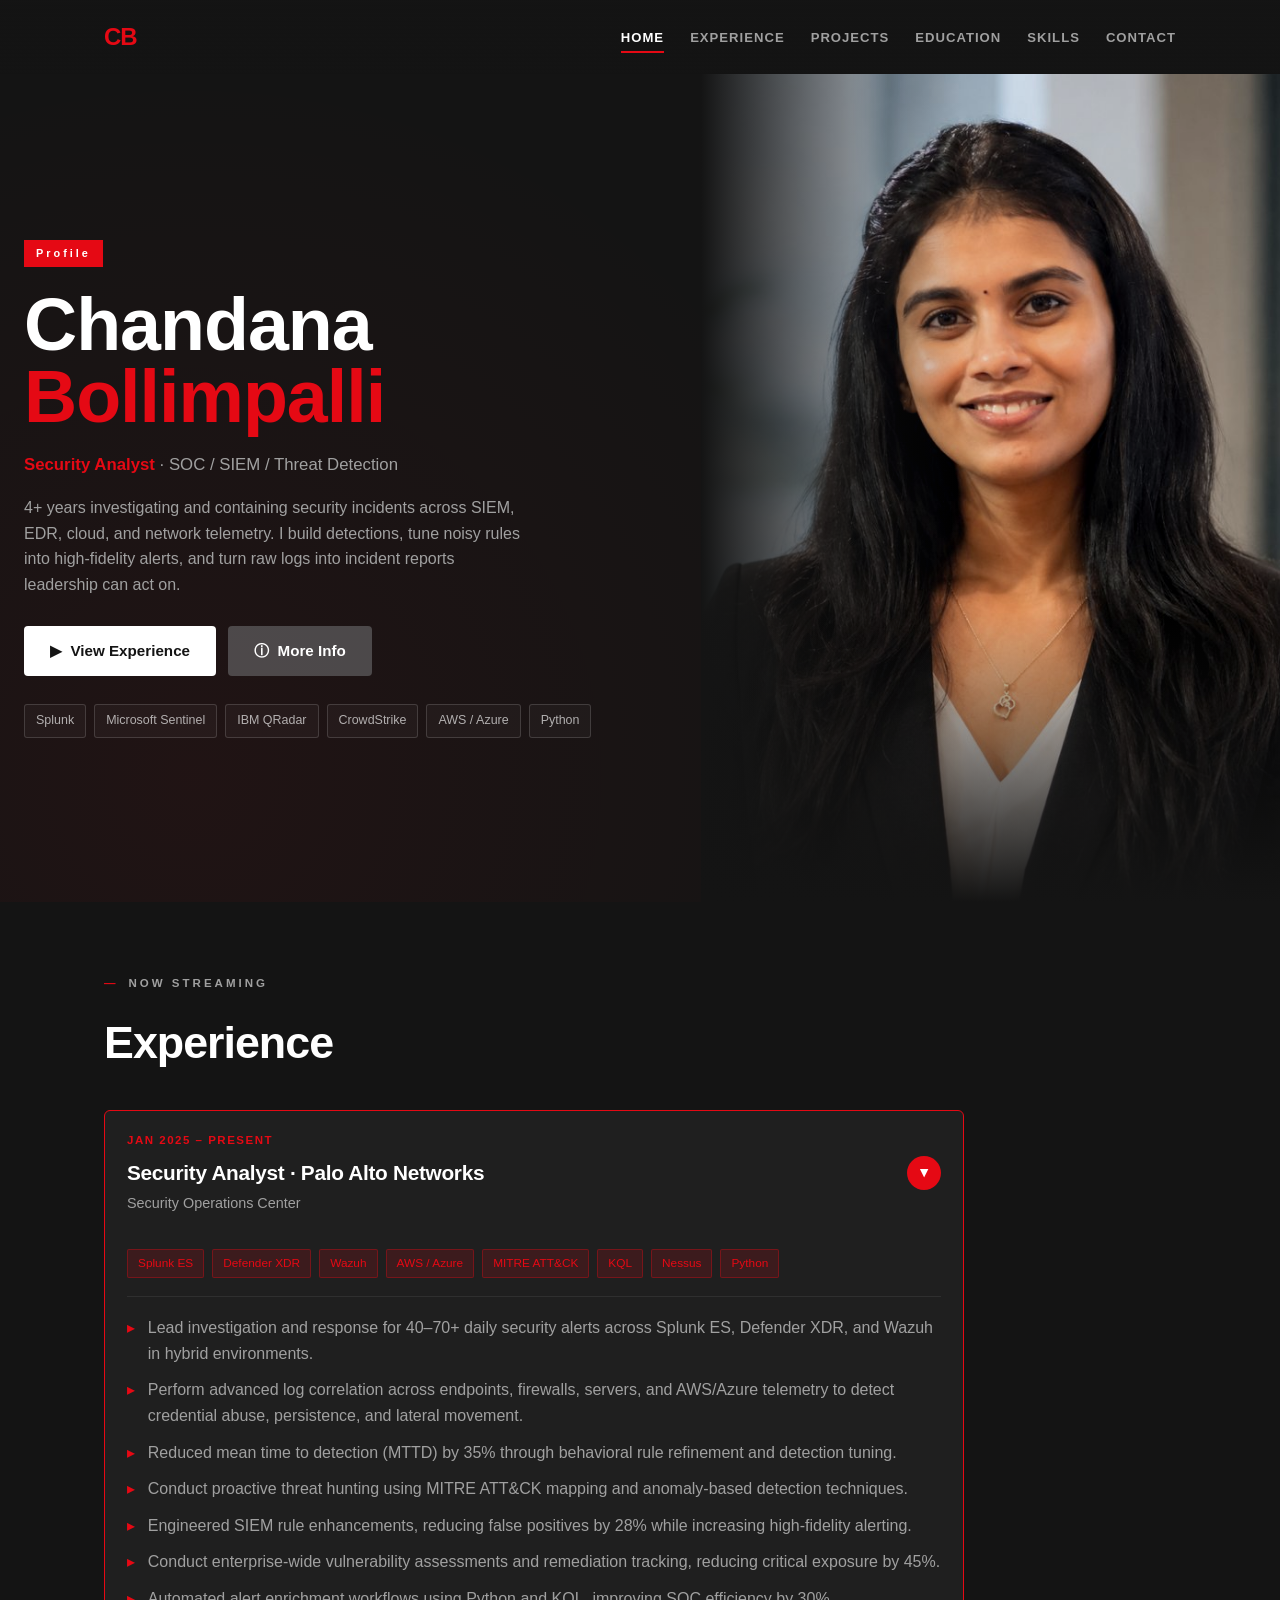
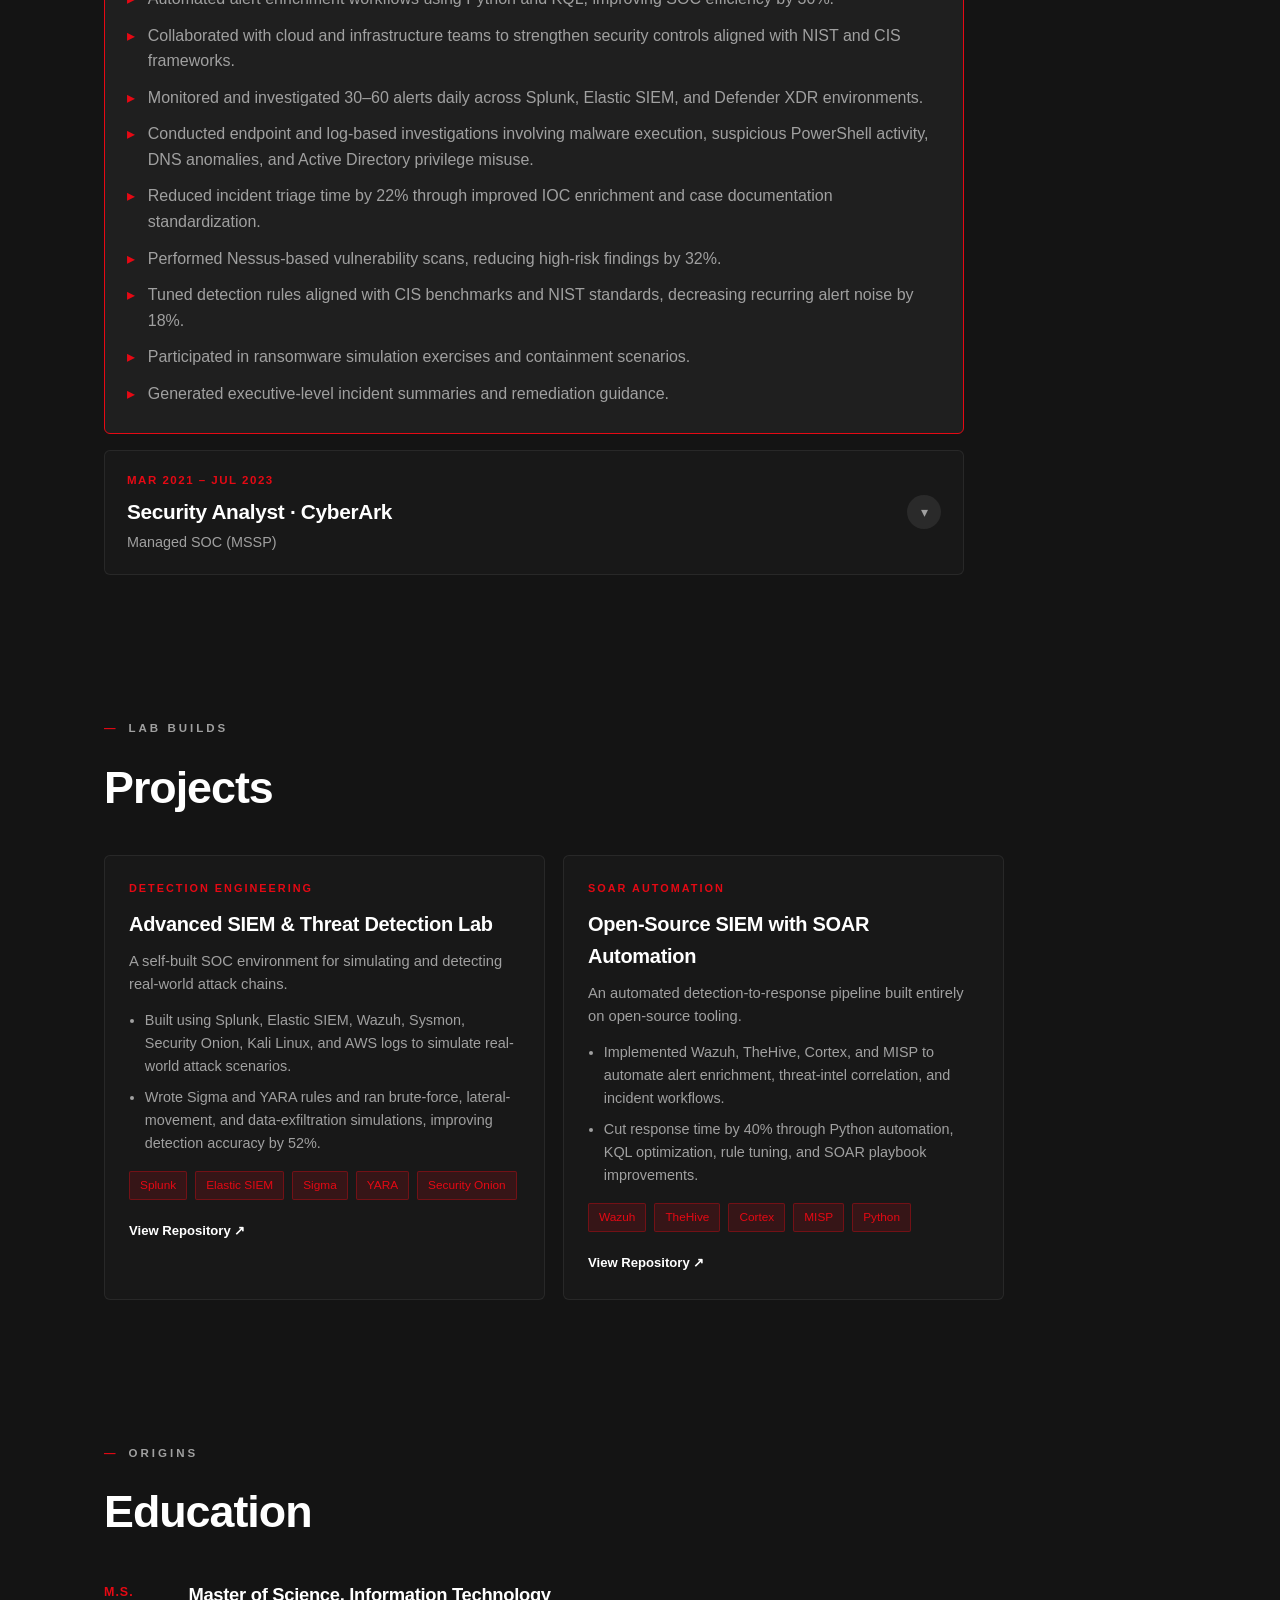
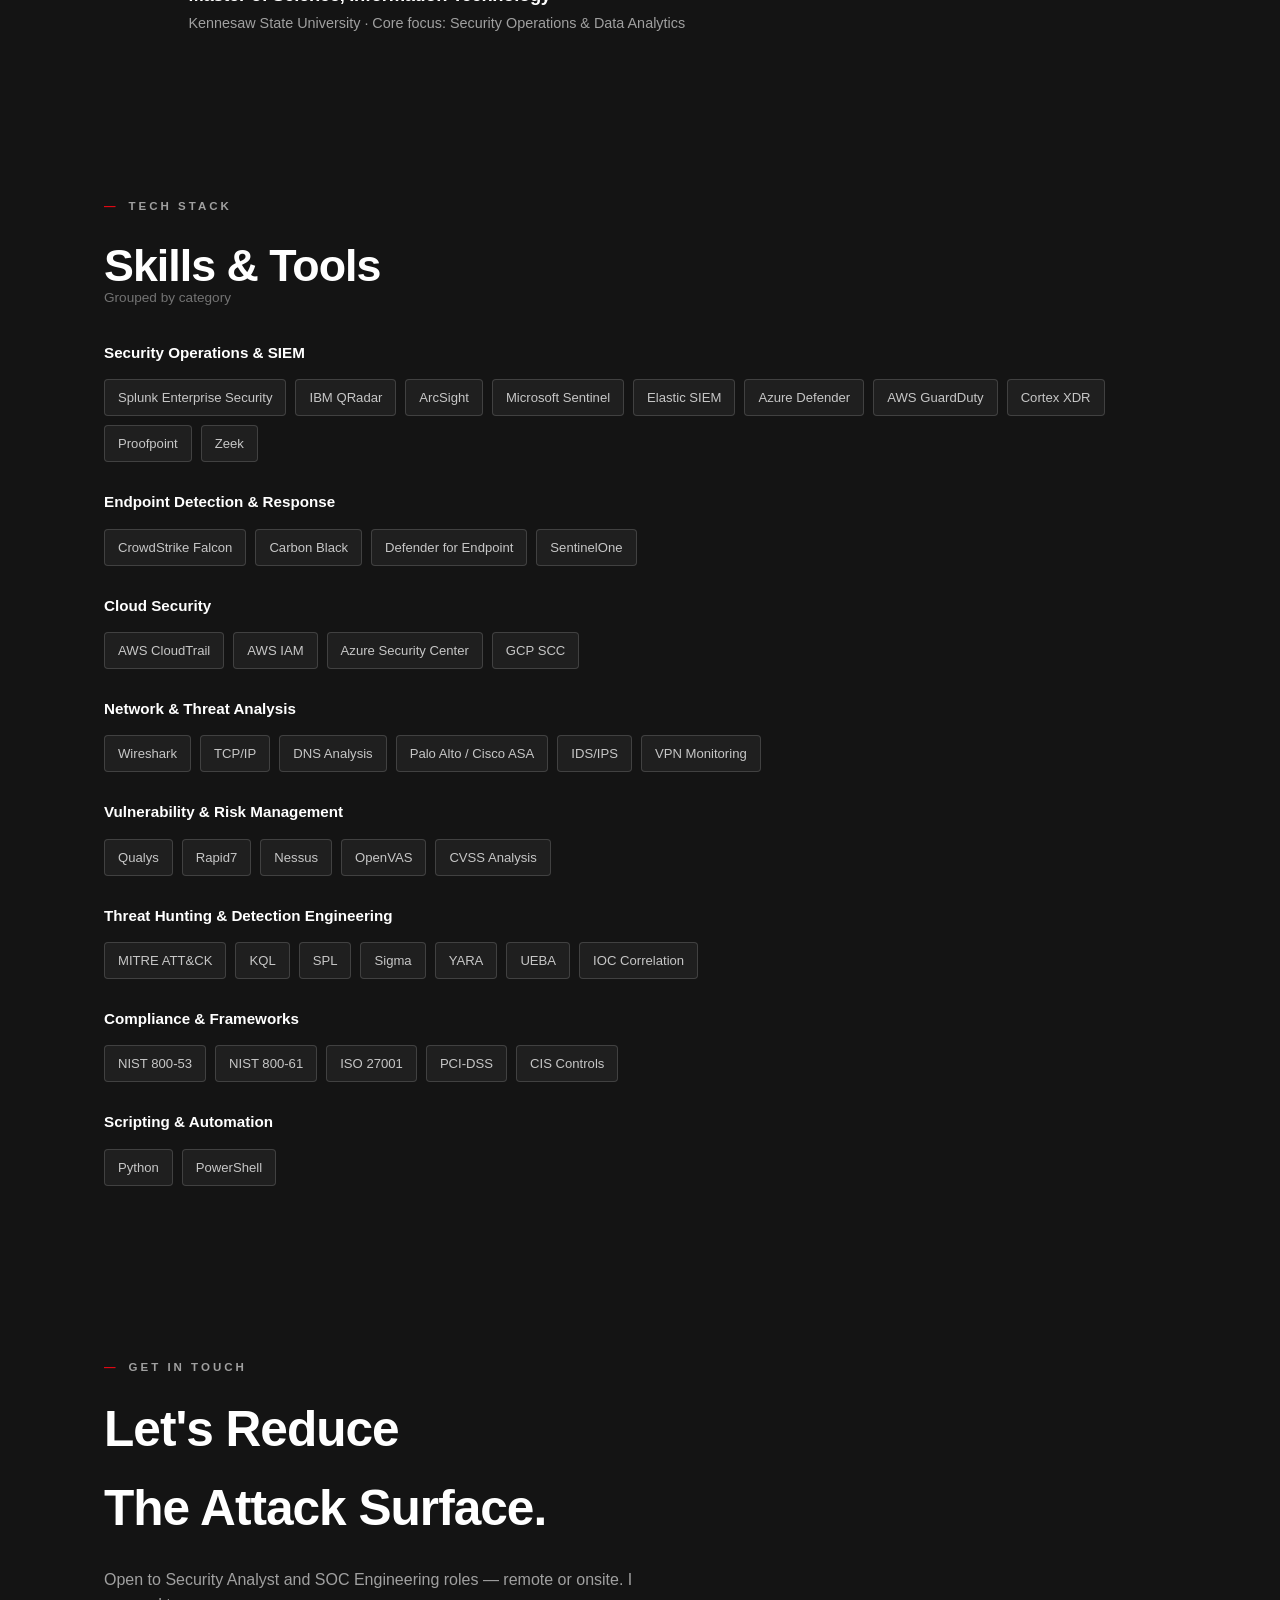
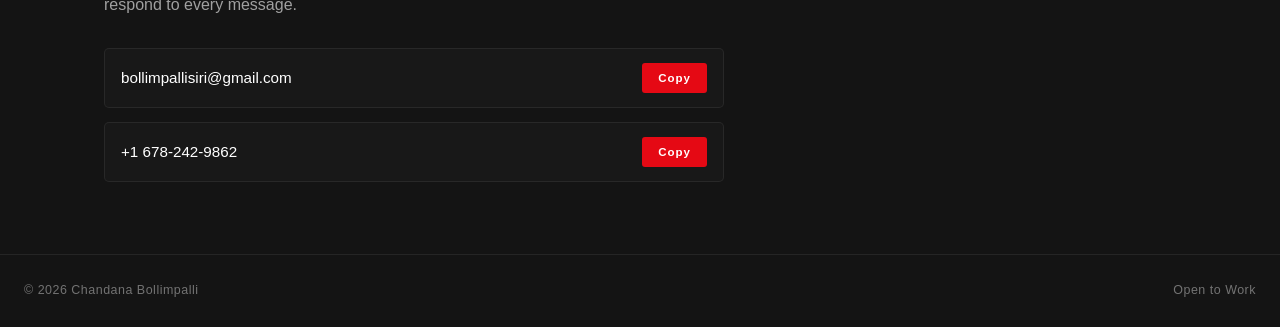
<file: index_10.html>
<!doctype html>
<html lang="en">
<head>
<meta charset="UTF-8">
<meta name="viewport" content="width=device-width, initial-scale=1.0">
<meta name="description" content="Chandana Bollimpalli — Security Analyst. SOC, SIEM, and threat detection portfolio.">
</head>
<body>
<title>Chandana Bollimpalli</title>
<style>
/* layout concept: streaming-profile hero, "now streaming" episode-style experience cards, a projects row that opens each repo, tech-stack chip rows, a closing "get in touch" card — matched to a Netflix-style reference (#141414 ground, #e50914 accent, Arial Black display type) */
:root{
  --bg:#141414; --surface:#181818; --surface-active:#1f1f1f; --surface-soft:rgba(255,255,255,0.05);
  --fg:#ffffff; --muted:#a0a0a0; --muted-2:#737373;
  --accent:#e50914; --accent-soft:rgba(229,9,20,0.15); --accent-border:rgba(229,9,20,0.35);
  --border:rgba(255,255,255,0.07); --border-soft:rgba(255,255,255,0.15);
  --font-display:'Arial Black', Impact, 'Helvetica Neue', Arial, sans-serif;
  --font-body: Arial, 'Helvetica Neue', sans-serif;
  color-scheme: dark;
}
*{box-sizing:border-box;}
html,body{margin:0;}
body{
  background:var(--bg); color:var(--fg); font-family:var(--font-body); font-size:16px; line-height:1.6;
  scroll-behavior:smooth;
  padding-left:max(0px, env(safe-area-inset-left,0px));
  padding-right:max(0px, env(safe-area-inset-right,0px));
}
@media (prefers-reduced-motion: reduce){ body{scroll-behavior:auto;} }
a{color:inherit;}
.gutter{padding-left:max(24px,env(safe-area-inset-left,0px));padding-right:max(24px,env(safe-area-inset-right,0px));}
.wrap{max-width:1120px;margin:0 auto;}
h1,h2{font-family:var(--font-display);font-weight:900;margin:0;letter-spacing:-1px;text-wrap:balance;}
.eyebrow{font-family:var(--font-body);font-weight:700;font-size:0.72rem;letter-spacing:3px;text-transform:uppercase;color:var(--muted);display:flex;align-items:center;gap:10px;margin:0 0 14px;}
.eyebrow::before{content:"—";color:var(--accent);}

/* NAV */
nav{position:sticky;top:env(safe-area-inset-top,0px);z-index:50;background:linear-gradient(to bottom, rgba(20,20,20,0.92) 0%, rgba(20,20,20,0) 100%);transition:background-color .25s ease;}
nav.solid{background:#141414;box-shadow:0 2px 16px rgba(0,0,0,.5);}
.nav-inner{max-width:1120px;margin:0 auto;display:flex;align-items:center;justify-content:space-between;padding-block:18px;gap:16px;min-width:0;}
.brand{font-family:var(--font-display);font-weight:900;font-size:1.5rem;letter-spacing:-1px;color:var(--accent);white-space:nowrap;text-decoration:none;}
#nav-toggle{display:none;}
.nav-links{display:flex;gap:26px;list-style:none;margin:0;padding:0;font-family:var(--font-body);font-weight:700;font-size:0.82rem;letter-spacing:1px;text-transform:uppercase;}
.nav-links a{position:relative;text-decoration:none;color:var(--muted);padding-bottom:6px;transition:color .2s ease;}
.nav-links a:hover,.nav-links a:focus-visible{color:var(--fg);}
.nav-links a.active{color:var(--fg);}
.nav-links a::after{content:"";position:absolute;left:0;right:0;bottom:-2px;height:2px;background:var(--accent);transform:scaleX(0);transform-origin:left;transition:transform .25s ease;}
.nav-links a:hover::after,.nav-links a.active::after{transform:scaleX(1);}
.burger{display:none;cursor:pointer;flex:none;background:none;border:1px solid var(--border-soft);border-radius:4px;padding:7px 10px;color:var(--fg);font-family:var(--font-body);font-weight:700;letter-spacing:1px;font-size:0.78rem;}
@media (max-width:680px){
  .nav-links{position:fixed;inset:0;top:60px;flex-direction:column;background:#141414;padding:30px 24px;gap:24px;transform:translateY(-8px);opacity:0;pointer-events:none;transition:opacity .18s ease,transform .18s ease;}
  #nav-toggle:checked ~ .nav-links{opacity:1;transform:translateY(0);pointer-events:auto;}
  .burger{display:inline-flex;}
}

/* HERO */
#home{position:relative;padding-top:0;padding-bottom:0;overflow:hidden;}
.billboard-bg{position:absolute;inset:0;z-index:-1;
  background:
    radial-gradient(ellipse 55% 60% at 88% 10%, rgba(229,9,20,0.10), transparent 62%),
    radial-gradient(circle at 15% 85%, rgba(229,9,20,0.06), transparent 55%),
    #141414;
}
.hero-grid{display:grid;grid-template-columns:1.15fr 0.95fr;align-items:stretch;min-height:clamp(560px,92vh,880px);}
.hero-inner{max-width:680px;padding-block:clamp(48px,9vw,88px);align-self:center;}
.hero-media{position:relative;overflow:hidden;background:#0c0c0c;}
.hero-media img{position:absolute;inset:0;width:100%;height:100%;object-fit:cover;object-position:top center;filter:grayscale(15%) contrast(1.04) brightness(0.92);}
.hero-media::before{content:"";position:absolute;inset:0;background:linear-gradient(90deg, #141414 0%, rgba(20,20,20,0.55) 20%, rgba(20,20,20,0) 45%);z-index:1;}
.hero-media::after{content:"";position:absolute;inset:0;background:linear-gradient(0deg, #141414 0%, rgba(20,20,20,0) 35%);z-index:1;}
@media (max-width:900px){
  .hero-grid{grid-template-columns:1fr;min-height:0;}
  .hero-media{height:52vh;min-height:320px;order:-1;}
  .hero-media::before{background:linear-gradient(0deg, #141414 0%, rgba(20,20,20,0.1) 55%, rgba(20,20,20,0) 100%);}
  .hero-inner{padding-block:36px 48px;}
}
.badge{display:inline-block;background:var(--accent);color:#fff;font-family:var(--font-display);font-weight:900;font-size:0.68rem;letter-spacing:3px;padding:5px 12px;margin-bottom:22px;}
.hero-name{font-size:clamp(2.6rem,8vw,4.6rem);line-height:0.98;}
.hero-name .first{color:var(--fg);display:block;}
.hero-name .last{color:var(--accent);display:block;}
.hero-role{font-size:1.05rem;margin-top:18px;}
.hero-role .role{color:var(--accent);font-weight:700;}
.hero-role .org{color:var(--muted);}
.hero-desc{color:var(--muted);max-width:56ch;margin-top:14px;font-size:1rem;}
.cta-row{display:flex;gap:12px;margin-top:28px;flex-wrap:wrap;}
.btn{font-family:var(--font-body);font-weight:700;font-size:0.95rem;padding:13px 26px;border-radius:4px;text-decoration:none;display:inline-flex;align-items:center;gap:9px;border:none;cursor:pointer;}
.btn-play{background:#fff;color:#141414;}
.btn-play:hover{background:#d9d9d9;}
.btn-info{background:rgba(109,109,110,0.6);color:#fff;}
.btn-info:hover{background:rgba(109,109,110,0.45);}
.hero-tags{display:flex;flex-wrap:wrap;gap:8px;margin-top:28px;}
.htag{font-size:0.78rem;color:rgba(255,255,255,0.65);border:1px solid var(--border-soft);border-radius:3px;padding:6px 11px;background:rgba(255,255,255,0.03);}

/* SECTIONS */
section{padding-block:clamp(40px,7vw,72px);scroll-margin-top:76px;}
.section-body{padding-inline:24px;}
.section-title{font-size:clamp(1.9rem,4.5vw,2.8rem);margin-bottom:32px;color:var(--fg);}
.section-sub{font-family:var(--font-body);color:var(--muted-2);font-size:0.85rem;margin:-20px 0 32px;}

/* EXPERIENCE */
.job-list{display:flex;flex-direction:column;gap:16px;max-width:860px;}
.job{border:1px solid var(--border);border-radius:6px;background:var(--surface);overflow:hidden;}
.job[open]{background:var(--surface-active);border-color:var(--accent);}
.job > summary{list-style:none;cursor:pointer;padding:20px 22px;display:flex;align-items:center;justify-content:space-between;gap:16px;flex-wrap:wrap;}
.job > summary::-webkit-details-marker{display:none;}
.job-left{min-width:0;}
.job-period{font-family:var(--font-body);font-weight:700;font-size:0.72rem;letter-spacing:1.5px;color:var(--accent);text-transform:uppercase;}
.job-title{font-family:var(--font-display);font-weight:900;font-size:1.3rem;color:var(--fg);margin-top:6px;letter-spacing:-0.3px;}
.job-sub{color:var(--muted);font-size:0.9rem;margin-top:3px;}
.toggle{width:34px;height:34px;border-radius:50%;display:flex;align-items:center;justify-content:center;flex:none;background:rgba(255,255,255,0.08);color:var(--muted);font-size:0.9rem;}
.job[open] .toggle{background:var(--accent);color:#fff;}
.job-body{padding:0 22px 26px;}
.tag-row{display:flex;flex-wrap:wrap;gap:8px;margin:14px 0 18px;}
.tag{font-family:var(--font-body);font-size:0.74rem;background:var(--accent-soft);border:1px solid var(--accent-border);color:var(--accent);border-radius:2px;padding:4px 10px;}
.job-body ul{margin:0;padding:18px 0 0;border-top:1px solid var(--border);list-style:none;display:grid;gap:11px;}
.job-body li{color:var(--muted);padding-left:1.3em;position:relative;}
.job-body li::before{content:"▸";position:absolute;left:0;color:var(--accent);}

/* PROJECTS */
.project-grid{display:grid;grid-template-columns:1fr 1fr;gap:18px;max-width:900px;}
@media (max-width:760px){.project-grid{grid-template-columns:1fr;}}
.project-card{display:block;border:1px solid var(--border);border-radius:6px;background:var(--surface);padding:24px;min-width:0;text-decoration:none;color:inherit;transition:transform .3s ease, border-color .3s ease, background-color .3s ease, box-shadow .3s ease;}
.project-card:hover{transform:translateY(-6px);background:var(--surface-active);border-color:var(--accent);box-shadow:0 18px 34px rgba(0,0,0,.45);}
.project-card:hover .project-link{color:var(--accent);gap:9px;}
.project-tag{font-family:var(--font-body);font-weight:700;font-size:0.68rem;letter-spacing:2px;text-transform:uppercase;color:var(--accent);margin-bottom:10px;}
.project-card h3{font-family:var(--font-display);font-weight:900;font-size:1.25rem;letter-spacing:-0.3px;color:var(--fg);margin:0;}
.project-card p{color:var(--muted);margin:10px 0 0;font-size:0.92rem;}
.project-card ul{margin:12px 0 0;padding-left:1.1em;display:grid;gap:8px;color:var(--muted);font-size:0.9rem;}
.project-card .tag-row{margin:16px 0 0;}
.project-link{display:inline-flex;align-items:center;gap:6px;margin-top:20px;font-family:var(--font-body);font-weight:700;font-size:0.82rem;color:var(--fg);transition:gap .2s ease, color .2s ease;}

/* EDUCATION — "origins" timeline */
.timeline{display:flex;flex-direction:column;gap:18px;max-width:860px;}
.tl-item{display:flex;gap:22px;border-bottom:1px solid var(--border);padding-bottom:18px;}
.tl-item:last-child{border-bottom:none;}
.tl-year{font-family:var(--font-body);font-weight:700;font-size:0.78rem;letter-spacing:1px;color:var(--accent);white-space:nowrap;padding-top:3px;min-width:9ch;}
.tl-title{font-family:var(--font-display);font-weight:900;font-size:1.15rem;letter-spacing:-0.3px;}
.tl-sub{color:var(--muted);font-size:0.9rem;margin-top:3px;}

/* SKILLS */
.skill-group{margin-bottom:28px;}
.skill-group h3{font-family:var(--font-body);font-weight:700;font-size:0.95rem;color:var(--fg);margin:0 0 14px;}
.chip-row{display:flex;flex-wrap:wrap;gap:9px;}
.chip{font-size:0.82rem;color:rgba(255,255,255,0.75);background:rgba(255,255,255,0.05);border:1px solid var(--border-soft);border-radius:4px;padding:7px 13px;}

/* CONTACT */
.contact-stmt{font-size:clamp(2rem,6vw,3.1rem);max-width:720px;}
.contact-desc{color:var(--muted);max-width:60ch;margin-top:18px;font-size:1rem;}
.contact-row{display:flex;gap:14px;flex-wrap:wrap;margin-top:30px;max-width:620px;}
.contact-pill{flex:1 1 320px;display:flex;align-items:center;justify-content:space-between;gap:14px;background:var(--surface);border:1px solid var(--border);border-radius:5px;padding:14px 16px;min-width:0;}
.contact-pill span{font-size:0.95rem;overflow:hidden;text-overflow:ellipsis;}
.copy-btn{font-family:var(--font-body);font-weight:700;font-size:0.72rem;letter-spacing:1px;background:var(--accent);color:#fff;border:none;border-radius:3px;padding:9px 16px;cursor:pointer;flex:none;}
.copy-btn:hover{background:#c40812;}
footer{border-top:1px solid var(--border);padding:26px 24px max(26px,env(safe-area-inset-bottom,0px));display:flex;justify-content:space-between;gap:12px;flex-wrap:wrap;font-family:var(--font-body);font-size:0.78rem;color:var(--muted-2);letter-spacing:0.5px;}

/* MOTION (progressive enhancement: only hides content behind .js, gated by prefers-reduced-motion) */
@media (prefers-reduced-motion: no-preference){
  .js .reveal{opacity:0;transform:translateY(26px);transition:opacity .7s cubic-bezier(.2,.7,.2,1), transform .7s cubic-bezier(.2,.7,.2,1);}
  .js .reveal.in{opacity:1;transform:translateY(0);}
  .job-list .job.reveal:nth-child(2){transition-delay:.08s;}
  .project-grid .project-card.reveal:nth-child(2){transition-delay:.1s;}
  .skill-group.reveal:nth-child(2){transition-delay:.05s;}
  .skill-group.reveal:nth-child(3){transition-delay:.1s;}
  .skill-group.reveal:nth-child(4){transition-delay:.15s;}
  .skill-group.reveal:nth-child(5){transition-delay:.2s;}
  .skill-group.reveal:nth-child(6){transition-delay:.25s;}
  .skill-group.reveal:nth-child(7){transition-delay:.3s;}
  .skill-group.reveal:nth-child(8){transition-delay:.35s;}

  .hero-media img{animation:kenburns 22s ease-in-out infinite alternate;}
  @keyframes kenburns{from{transform:scale(1);}to{transform:scale(1.07);}}

  .hero-inner > *{opacity:0;animation:heroIn .7s cubic-bezier(.2,.7,.2,1) forwards;}
  .hero-inner > .badge{animation-delay:.05s;}
  .hero-inner > .hero-name{animation-delay:.15s;}
  .hero-inner > .hero-role{animation-delay:.3s;}
  .hero-inner > .hero-desc{animation-delay:.42s;}
  .hero-inner > .cta-row{animation-delay:.54s;}
  .hero-inner > .hero-tags{animation-delay:.66s;}
  @keyframes heroIn{from{opacity:0;transform:translateY(18px);}to{opacity:1;transform:translateY(0);}}

  .job[open] .job-body{animation:bodyIn .4s ease;}
  @keyframes bodyIn{from{opacity:0;transform:translateY(-8px);}to{opacity:1;transform:translateY(0);}}

  .job{transition:transform .3s ease, box-shadow .3s ease, background-color .3s ease, border-color .3s ease;}
  .job:not([open]):hover{transform:translateY(-3px);box-shadow:0 10px 24px rgba(0,0,0,.35);}
  .toggle{transition:transform .35s cubic-bezier(.2,.7,.2,1), background-color .25s ease, color .25s ease;}
  .job[open] .toggle{transform:rotate(180deg);}

  .chip,.tag,.htag{transition:transform .2s ease, border-color .2s ease, background-color .2s ease;}
  .chip:hover{transform:translateY(-2px);border-color:var(--accent);color:#fff;}
  .htag:hover{transform:translateY(-2px);border-color:var(--accent);}

  .btn{transition:transform .2s ease, background-color .2s ease;}
  .btn:hover{transform:translateY(-2px);}
  .btn:active{transform:translateY(0) scale(.98);}

  .copy-btn{transition:transform .15s ease, background-color .2s ease;}
  .copy-btn:active{transform:scale(.94);}

  .contact-pill{transition:transform .25s ease, border-color .25s ease;}
  .contact-pill:hover{transform:translateY(-3px);border-color:var(--accent-border);}
}
</style>

<script>document.documentElement.classList.add('js');</script>

<nav id="site-nav">
  <div class="nav-inner gutter">
    <a class="brand" href="#home">CB</a>
    <input type="checkbox" id="nav-toggle">
    <ul class="nav-links">
      <li><a href="#home" data-sec="home">Home</a></li>
      <li><a href="#experience" data-sec="experience">Experience</a></li>
      <li><a href="#projects" data-sec="projects">Projects</a></li>
      <li><a href="#education" data-sec="education">Education</a></li>
      <li><a href="#skills" data-sec="skills">Skills</a></li>
      <li><a href="#contact" data-sec="contact">Contact</a></li>
    </ul>
    <label class="burger" for="nav-toggle">MENU</label>
  </div>
</nav>

<section id="home">
  <div class="billboard-bg"></div>
  <div class="hero-grid">
    <div class="gutter hero-inner">
      <span class="badge">Profile</span>
      <h1 class="hero-name"><span class="first">Chandana</span><span class="last">Bollimpalli</span></h1>
      <p class="hero-role"><span class="role">Security Analyst</span> <span class="org">· SOC / SIEM / Threat Detection</span></p>
      <p class="hero-desc">4+ years investigating and containing security incidents across SIEM, EDR, cloud, and network telemetry. I build detections, tune noisy rules into high-fidelity alerts, and turn raw logs into incident reports leadership can act on.</p>
      <div class="cta-row">
        <a class="btn btn-play" href="#experience">▶&nbsp; View Experience</a>
        <a class="btn btn-info" href="#contact">ⓘ&nbsp; More Info</a>
      </div>
      <div class="hero-tags">
        <span class="htag">Splunk</span><span class="htag">Microsoft Sentinel</span><span class="htag">IBM QRadar</span>
        <span class="htag">CrowdStrike</span><span class="htag">AWS / Azure</span><span class="htag">Python</span>
      </div>
    </div>
    <div class="hero-media">
      <img src="[data-uri]" alt="Chandana Bollimpalli">
    </div>
  </div>
</section>

<section id="experience">
  <div class="wrap section-body">
    <p class="eyebrow reveal">Now Streaming</p>
    <h2 class="section-title reveal">Experience</h2>
    <div class="job-list">

      <details class="job reveal" open>
        <summary>
          <div class="job-left">
            <div class="job-period">Jan 2025 – Present</div>
            <div class="job-title">Security Analyst · Palo Alto Networks</div>
            <div class="job-sub">Security Operations Center</div>
          </div>
          <div class="toggle">▲</div>
        </summary>
        <div class="job-body">
          <div class="tag-row">
            <span class="tag">Splunk ES</span><span class="tag">Defender XDR</span><span class="tag">Wazuh</span>
            <span class="tag">AWS / Azure</span><span class="tag">MITRE ATT&amp;CK</span><span class="tag">KQL</span>
            <span class="tag">Nessus</span><span class="tag">Python</span>
          </div>
          <ul>
            <li>Lead investigation and response for 40–70+ daily security alerts across Splunk ES, Defender XDR, and Wazuh in hybrid environments.</li>
            <li>Perform advanced log correlation across endpoints, firewalls, servers, and AWS/Azure telemetry to detect credential abuse, persistence, and lateral movement.</li>
            <li>Reduced mean time to detection (MTTD) by 35% through behavioral rule refinement and detection tuning.</li>
            <li>Conduct proactive threat hunting using MITRE ATT&amp;CK mapping and anomaly-based detection techniques.</li>
            <li>Engineered SIEM rule enhancements, reducing false positives by 28% while increasing high-fidelity alerting.</li>
            <li>Conduct enterprise-wide vulnerability assessments and remediation tracking, reducing critical exposure by 45%.</li>
            <li>Automated alert enrichment workflows using Python and KQL, improving SOC efficiency by 30%.</li>
            <li>Collaborated with cloud and infrastructure teams to strengthen security controls aligned with NIST and CIS frameworks.</li>
            <li>Monitored and investigated 30–60 alerts daily across Splunk, Elastic SIEM, and Defender XDR environments.</li>
            <li>Conducted endpoint and log-based investigations involving malware execution, suspicious PowerShell activity, DNS anomalies, and Active Directory privilege misuse.</li>
            <li>Reduced incident triage time by 22% through improved IOC enrichment and case documentation standardization.</li>
            <li>Performed Nessus-based vulnerability scans, reducing high-risk findings by 32%.</li>
            <li>Tuned detection rules aligned with CIS benchmarks and NIST standards, decreasing recurring alert noise by 18%.</li>
            <li>Participated in ransomware simulation exercises and containment scenarios.</li>
            <li>Generated executive-level incident summaries and remediation guidance.</li>
          </ul>
        </div>
      </details>

      <details class="job reveal">
        <summary>
          <div class="job-left">
            <div class="job-period">Mar 2021 – Jul 2023</div>
            <div class="job-title">Security Analyst · CyberArk</div>
            <div class="job-sub">Managed SOC (MSSP)</div>
          </div>
          <div class="toggle">▾</div>
        </summary>
        <div class="job-body">
          <div class="tag-row">
            <span class="tag">IBM QRadar</span><span class="tag">ArcSight</span><span class="tag">CrowdStrike Falcon</span>
            <span class="tag">Wireshark / Zeek</span><span class="tag">Microsoft Sentinel</span><span class="tag">Qualys</span>
            <span class="tag">AWS GuardDuty</span>
          </div>
          <ul>
            <li>Operated in a 24/7 MSSP SOC supporting telecom and financial enterprise clients, monitoring 100+ events per shift.</li>
            <li>Utilized IBM QRadar, ArcSight, and Splunk Enterprise Security for enterprise log aggregation and correlation.</li>
            <li>Investigated phishing, ransomware, privilege escalation, and lateral movement incidents.</li>
            <li>Conducted endpoint analysis using CrowdStrike Falcon and Carbon Black, reducing MTTR by 32%.</li>
            <li>Performed network traffic analysis using Wireshark and Zeek to identify command-and-control activity and DNS tunneling.</li>
            <li>Tuned SIEM correlation logic, reducing false positives by 27%.</li>
            <li>Led containment actions including host isolation and account disablement.</li>
            <li>Supported compliance validation aligned with ISO 27001, PCI-DSS, and NIST 800-61.</li>
            <li>Automated enrichment tasks using Python, reducing manual effort by 25%.</li>
            <li>Supported enterprise healthcare and BFSI clients in Tier 2 SOC operations, handling 80–120 alerts daily.</li>
            <li>Investigated alerts across Microsoft Sentinel, AWS GuardDuty, Azure Defender, and Palo Alto Cortex XDR.</li>
            <li>Conducted forensic endpoint triage including registry artifact analysis, memory analysis, and PowerShell log review.</li>
            <li>Investigated cloud IAM abuse, anomalous API activity, and misconfigured storage exposures.</li>
            <li>Developed KQL detection queries and UEBA rules, improving detection coverage by 35%.</li>
            <li>Participated in incident war rooms during ransomware events and coordinated containment efforts.</li>
            <li>Performed vulnerability management using Qualys and Rapid7, reducing critical findings by 40%.</li>
            <li>Created executive-level incident reports and root cause analysis documentation.</li>
          </ul>
        </div>
      </details>

    </div>
  </div>
</section>

<section id="projects">
  <div class="wrap section-body">
    <p class="eyebrow reveal">Lab Builds</p>
    <h2 class="section-title reveal">Projects</h2>
    <div class="project-grid">
      <a class="project-card reveal" href="https://github.com/sbollimp/Advanced-SIEM-Threat-Detection-Lab" target="_blank" rel="noopener noreferrer">
        <div class="project-tag">Detection Engineering</div>
        <h3>Advanced SIEM &amp; Threat Detection Lab</h3>
        <p>A self-built SOC environment for simulating and detecting real-world attack chains.</p>
        <ul>
          <li>Built using Splunk, Elastic SIEM, Wazuh, Sysmon, Security Onion, Kali Linux, and AWS logs to simulate real-world attack scenarios.</li>
          <li>Wrote Sigma and YARA rules and ran brute-force, lateral-movement, and data-exfiltration simulations, improving detection accuracy by 52%.</li>
        </ul>
        <div class="tag-row">
          <span class="tag">Splunk</span><span class="tag">Elastic SIEM</span><span class="tag">Sigma</span><span class="tag">YARA</span><span class="tag">Security Onion</span>
        </div>
        <span class="project-link">View Repository ↗</span>
      </a>
      <a class="project-card reveal" href="https://github.com/sbollimp/Open-Source-SIEM-with-SOAR-Automation" target="_blank" rel="noopener noreferrer">
        <div class="project-tag">SOAR Automation</div>
        <h3>Open-Source SIEM with SOAR Automation</h3>
        <p>An automated detection-to-response pipeline built entirely on open-source tooling.</p>
        <ul>
          <li>Implemented Wazuh, TheHive, Cortex, and MISP to automate alert enrichment, threat-intel correlation, and incident workflows.</li>
          <li>Cut response time by 40% through Python automation, KQL optimization, rule tuning, and SOAR playbook improvements.</li>
        </ul>
        <div class="tag-row">
          <span class="tag">Wazuh</span><span class="tag">TheHive</span><span class="tag">Cortex</span><span class="tag">MISP</span><span class="tag">Python</span>
        </div>
        <span class="project-link">View Repository ↗</span>
      </a>
    </div>
  </div>
</section>

<section id="education">
  <div class="wrap section-body">
    <p class="eyebrow reveal">Origins</p>
    <h2 class="section-title reveal">Education</h2>
    <div class="timeline">
      <div class="tl-item reveal">
        <div class="tl-year">M.S.</div>
        <div>
          <div class="tl-title">Master of Science, Information Technology</div>
          <div class="tl-sub">Kennesaw State University · Core focus: Security Operations &amp; Data Analytics</div>
        </div>
      </div>
    </div>
  </div>
</section>

<section id="skills">
  <div class="wrap section-body">
    <p class="eyebrow reveal">Tech Stack</p>
    <h2 class="section-title reveal" style="margin-bottom:6px;">Skills &amp; Tools</h2>
    <p class="section-sub">Grouped by category</p>

    <div class="skill-group reveal">
      <h3>Security Operations &amp; SIEM</h3>
      <div class="chip-row">
        <span class="chip">Splunk Enterprise Security</span><span class="chip">IBM QRadar</span><span class="chip">ArcSight</span>
        <span class="chip">Microsoft Sentinel</span><span class="chip">Elastic SIEM</span><span class="chip">Azure Defender</span>
        <span class="chip">AWS GuardDuty</span><span class="chip">Cortex XDR</span><span class="chip">Proofpoint</span><span class="chip">Zeek</span>
      </div>
    </div>
    <div class="skill-group reveal">
      <h3>Endpoint Detection &amp; Response</h3>
      <div class="chip-row">
        <span class="chip">CrowdStrike Falcon</span><span class="chip">Carbon Black</span><span class="chip">Defender for Endpoint</span><span class="chip">SentinelOne</span>
      </div>
    </div>
    <div class="skill-group reveal">
      <h3>Cloud Security</h3>
      <div class="chip-row">
        <span class="chip">AWS CloudTrail</span><span class="chip">AWS IAM</span><span class="chip">Azure Security Center</span><span class="chip">GCP SCC</span>
      </div>
    </div>
    <div class="skill-group reveal">
      <h3>Network &amp; Threat Analysis</h3>
      <div class="chip-row">
        <span class="chip">Wireshark</span><span class="chip">TCP/IP</span><span class="chip">DNS Analysis</span><span class="chip">Palo Alto / Cisco ASA</span><span class="chip">IDS/IPS</span><span class="chip">VPN Monitoring</span>
      </div>
    </div>
    <div class="skill-group reveal">
      <h3>Vulnerability &amp; Risk Management</h3>
      <div class="chip-row">
        <span class="chip">Qualys</span><span class="chip">Rapid7</span><span class="chip">Nessus</span><span class="chip">OpenVAS</span><span class="chip">CVSS Analysis</span>
      </div>
    </div>
    <div class="skill-group reveal">
      <h3>Threat Hunting &amp; Detection Engineering</h3>
      <div class="chip-row">
        <span class="chip">MITRE ATT&amp;CK</span><span class="chip">KQL</span><span class="chip">SPL</span><span class="chip">Sigma</span><span class="chip">YARA</span><span class="chip">UEBA</span><span class="chip">IOC Correlation</span>
      </div>
    </div>
    <div class="skill-group reveal">
      <h3>Compliance &amp; Frameworks</h3>
      <div class="chip-row">
        <span class="chip">NIST 800-53</span><span class="chip">NIST 800-61</span><span class="chip">ISO 27001</span><span class="chip">PCI-DSS</span><span class="chip">CIS Controls</span>
      </div>
    </div>
    <div class="skill-group reveal">
      <h3>Scripting &amp; Automation</h3>
      <div class="chip-row">
        <span class="chip">Python</span><span class="chip">PowerShell</span>
      </div>
    </div>
  </div>
</section>

<section id="contact">
  <div class="wrap section-body">
    <p class="eyebrow reveal">Get In Touch</p>
    <h2 class="contact-stmt reveal">Let's Reduce<br>The Attack Surface.</h2>
    <p class="contact-desc reveal">Open to Security Analyst and SOC Engineering roles — remote or onsite. I respond to every message.</p>
    <div class="contact-row reveal">
      <div class="contact-pill">
        <span id="email-text">bollimpallisiri@gmail.com</span>
        <button class="copy-btn" type="button" onclick="copyText('email-text',this)">Copy</button>
      </div>
      <div class="contact-pill">
        <span id="phone-text">+1 678-242-9862</span>
        <button class="copy-btn" type="button" onclick="copyText('phone-text',this)">Copy</button>
      </div>
    </div>
  </div>
</section>

<footer>
  <span>© 2026 Chandana Bollimpalli</span>
  <span>Open to Work</span>
</footer>

<script>
function copyText(id, btn){
  var text = document.getElementById(id).textContent;
  var done = function(){
    var old = btn.textContent;
    btn.textContent = 'Copied';
    setTimeout(function(){ btn.textContent = old; }, 1400);
  };
  try{ navigator.clipboard.writeText(text).then(done, fallback); }catch(e){ fallback(); }
  function fallback(){
    var range = document.createRange();
    range.selectNodeContents(document.getElementById(id));
    var sel = window.getSelection();
    sel.removeAllRanges();
    sel.addRange(range);
    done();
  }
}
document.querySelectorAll('.nav-links a').forEach(function(a){
  a.addEventListener('click', function(){
    var t = document.getElementById('nav-toggle');
    if(t) t.checked = false;
  });
});
var navEl = document.getElementById('site-nav');
function onScroll(){
  if(window.scrollY > 40){ navEl.classList.add('solid'); } else { navEl.classList.remove('solid'); }
}
window.addEventListener('scroll', onScroll, {passive:true});
onScroll();

try{
  var links = document.querySelectorAll('.nav-links a');
  var secs = Array.from(links).map(function(l){ return document.getElementById(l.dataset.sec); });
  var io = new IntersectionObserver(function(entries){
    entries.forEach(function(entry){
      if(entry.isIntersecting){
        links.forEach(function(l){ l.classList.toggle('active', l.dataset.sec === entry.target.id); });
      }
    });
  }, {rootMargin:'-40% 0px -50% 0px', threshold:0});
  secs.forEach(function(s){ if(s) io.observe(s); });
}catch(e){}

try{
  var reduceMotion = window.matchMedia('(prefers-reduced-motion: reduce)').matches;
  var revealEls = document.querySelectorAll('.reveal');
  if(reduceMotion || !('IntersectionObserver' in window)){
    revealEls.forEach(function(el){ el.classList.add('in'); });
  } else {
    var revealIO = new IntersectionObserver(function(entries, obs){
      entries.forEach(function(entry){
        if(entry.isIntersecting){
          entry.target.classList.add('in');
          obs.unobserve(entry.target);
        }
      });
    }, {threshold:0.12, rootMargin:'0px 0px -8% 0px'});
    revealEls.forEach(function(el){ revealIO.observe(el); });
  }
}catch(e){
  document.querySelectorAll('.reveal').forEach(function(el){ el.classList.add('in'); });
}
</script>

</body>
</html>
</file>
